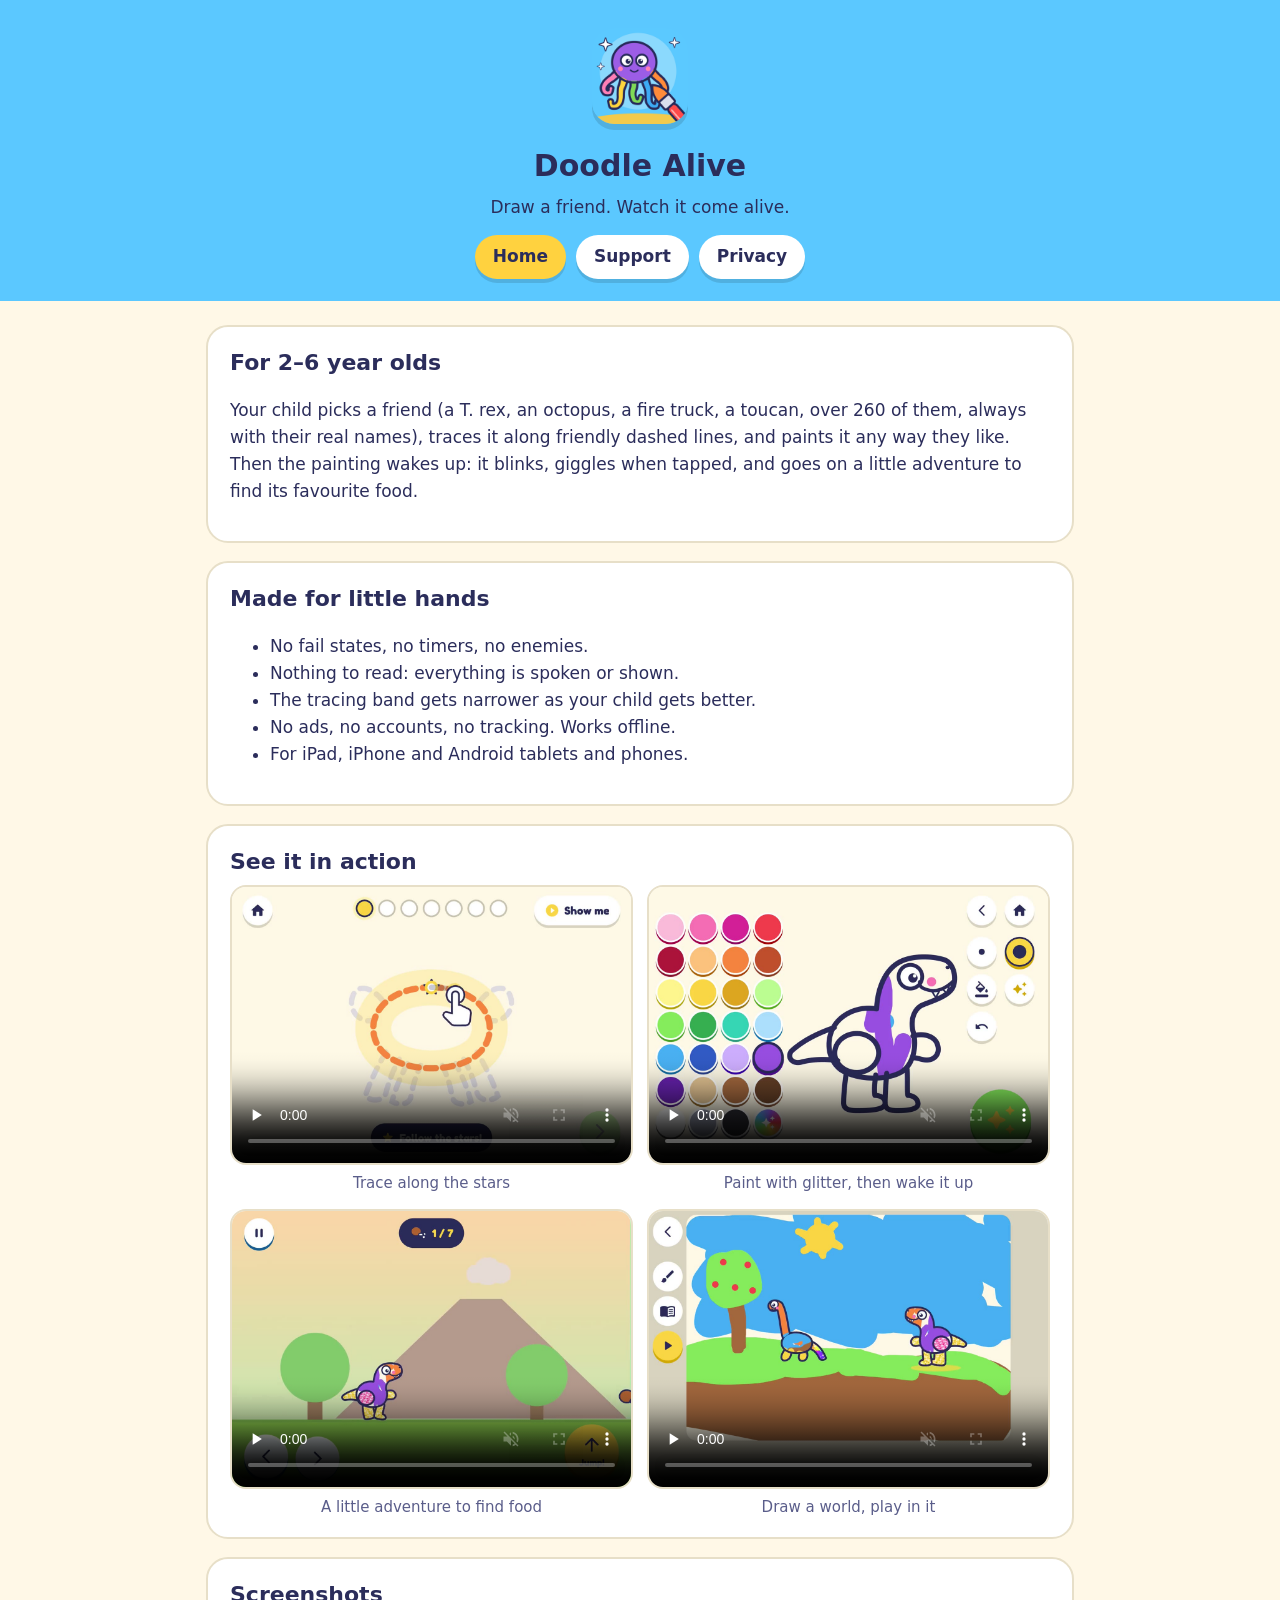
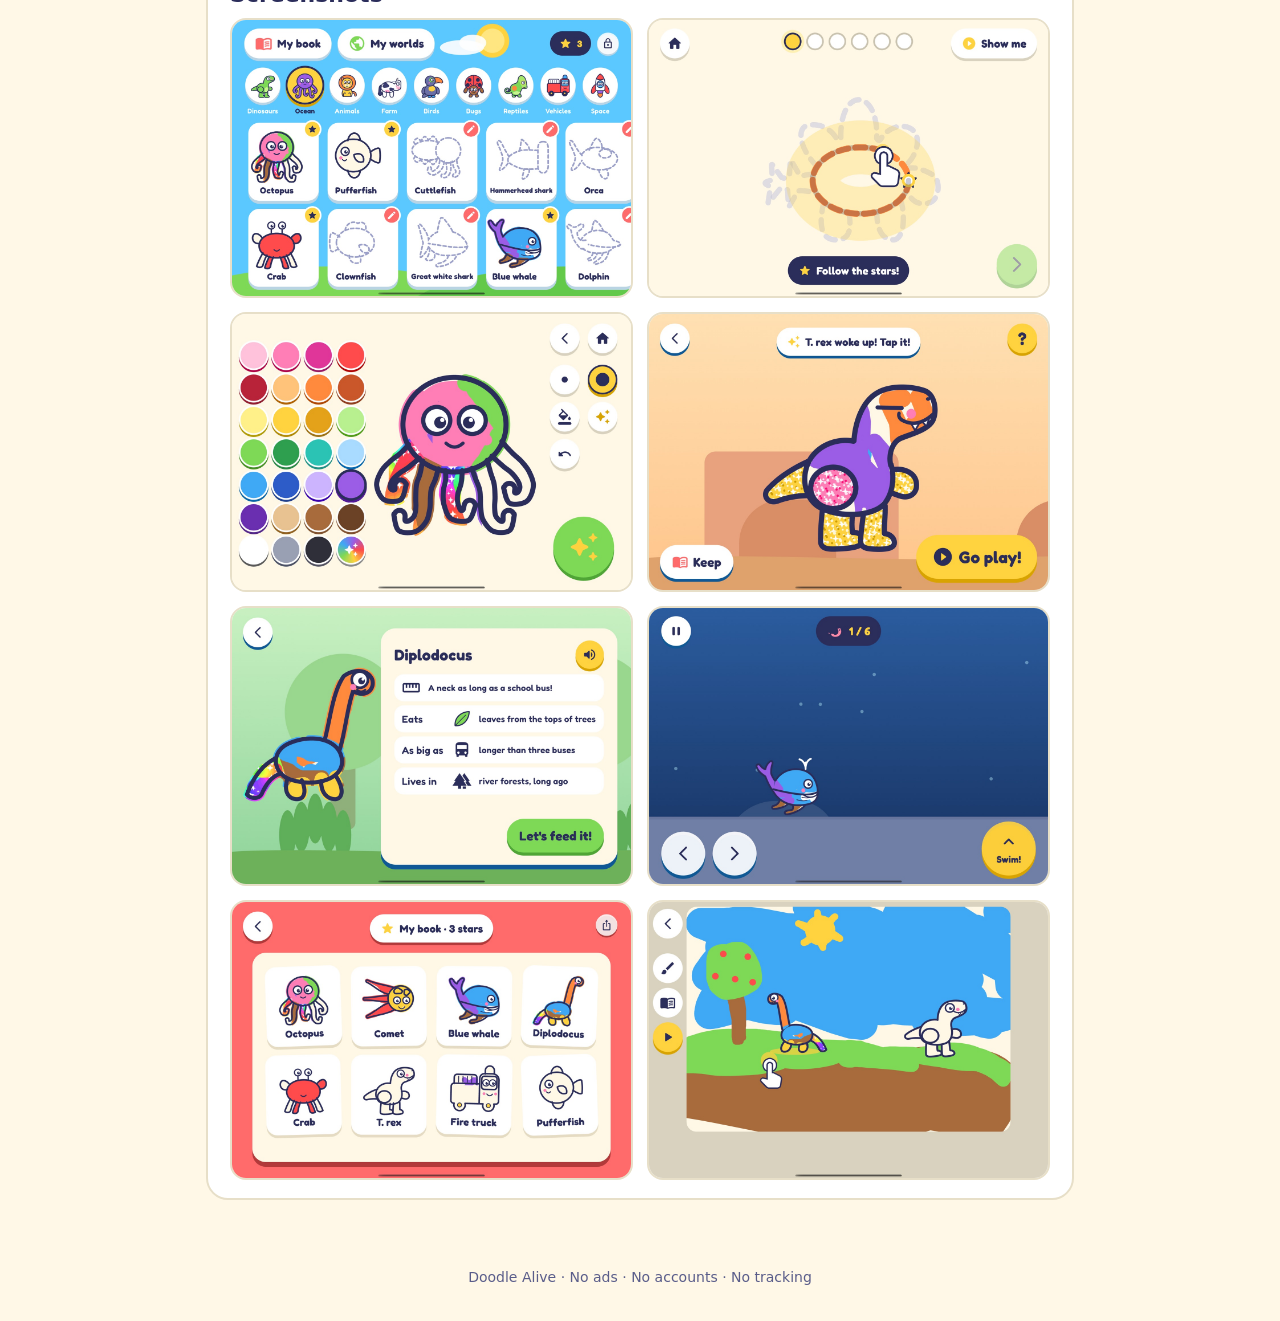
<file: index.html>
<!doctype html>
<html lang="en">
<head>
<meta charset="utf-8">
<meta name="viewport" content="width=device-width, initial-scale=1">
<title>Doodle Alive</title>
<meta name="description" content="A drawing game for 2–6 year olds: trace a real animal, dinosaur or vehicle, paint it, and watch it come alive.">
<link rel="icon" href="icon.png">
<link rel="stylesheet" href="style.css?v=2">
</head>
<body>
<header>
  <img src="icon.png" alt="Doodle Alive app icon">
  <h1>Doodle Alive</h1>
  <p>Draw a friend. Watch it come alive.</p>
  <nav>
    <a href="./" aria-current="page">Home</a>
    <a href="support.html">Support</a>
    <a href="privacy.html">Privacy</a>
  </nav>
</header>
<main>
  <section>
    <h2>For 2–6 year olds</h2>
    <p>Your child picks a friend (a T. rex, an octopus, a fire truck, a toucan, over 260 of
    them, always with their real names), traces it along friendly dashed lines, and paints it
    any way they like. Then the painting wakes up: it blinks, giggles when tapped, and goes
    on a little adventure to find its favourite food.</p>
  </section>
  <section>
    <h2>Made for little hands</h2>
    <ul>
      <li>No fail states, no timers, no enemies.</li>
      <li>Nothing to read: everything is spoken or shown.</li>
      <li>The tracing band gets narrower as your child gets better.</li>
      <li>No ads, no accounts, no tracking. Works offline.</li>
      <li>For iPad, iPhone and Android tablets and phones.</li>
    </ul>
  </section>
  <section>
    <h2>See it in action</h2>
    <div class="videos">
      <figure><video src="media/trace.mp4" poster="media/trace-poster.jpg" controls muted loop playsinline preload="none"></video><figcaption>Trace along the stars</figcaption></figure>
      <figure><video src="media/paint.mp4" poster="media/paint-poster.jpg" controls muted loop playsinline preload="none"></video><figcaption>Paint with glitter, then wake it up</figcaption></figure>
      <figure><video src="media/play.mp4" poster="media/play-poster.jpg" controls muted loop playsinline preload="none"></video><figcaption>A little adventure to find food</figcaption></figure>
      <figure><video src="media/world.mp4" poster="media/world-poster.jpg" controls muted loop playsinline preload="none"></video><figcaption>Draw a world, play in it</figcaption></figure>
    </div>
  </section>
  <section>
    <h2>Screenshots</h2>
    <div class="shots">
      <a href="media/home.jpg"><img src="media/home.jpg" alt="Choosing a friend: worlds of dinosaurs, ocean, animals, farm, birds, bugs, reptiles, vehicles and space" loading="lazy"></a>
      <a href="media/trace.jpg"><img src="media/trace.jpg" alt="Tracing a crab along a dashed line, with a helping hand" loading="lazy"></a>
      <a href="media/paint.jpg"><img src="media/paint.jpg" alt="Painting an octopus with 27 colours, glitter and a fill bucket" loading="lazy"></a>
      <a href="media/alive_trex.jpg"><img src="media/alive_trex.jpg" alt="A glittery painted T. rex wakes up" loading="lazy"></a>
      <a href="media/fact.jpg"><img src="media/fact.jpg" alt="Fact card: Diplodocus, a neck as long as a school bus" loading="lazy"></a>
      <a href="media/play.jpg"><img src="media/play.jpg" alt="A blue whale swimming to collect food" loading="lazy"></a>
      <a href="media/book.jpg"><img src="media/book.jpg" alt="The sticker book of finished friends" loading="lazy"></a>
      <a href="media/world.jpg"><img src="media/world.jpg" alt="A drawn world with a T. rex and a Diplodocus" loading="lazy"></a>
    </div>
  </section>
</main>
<footer>Doodle Alive · No ads · No accounts · No tracking</footer>
</body>
</html>
</file>
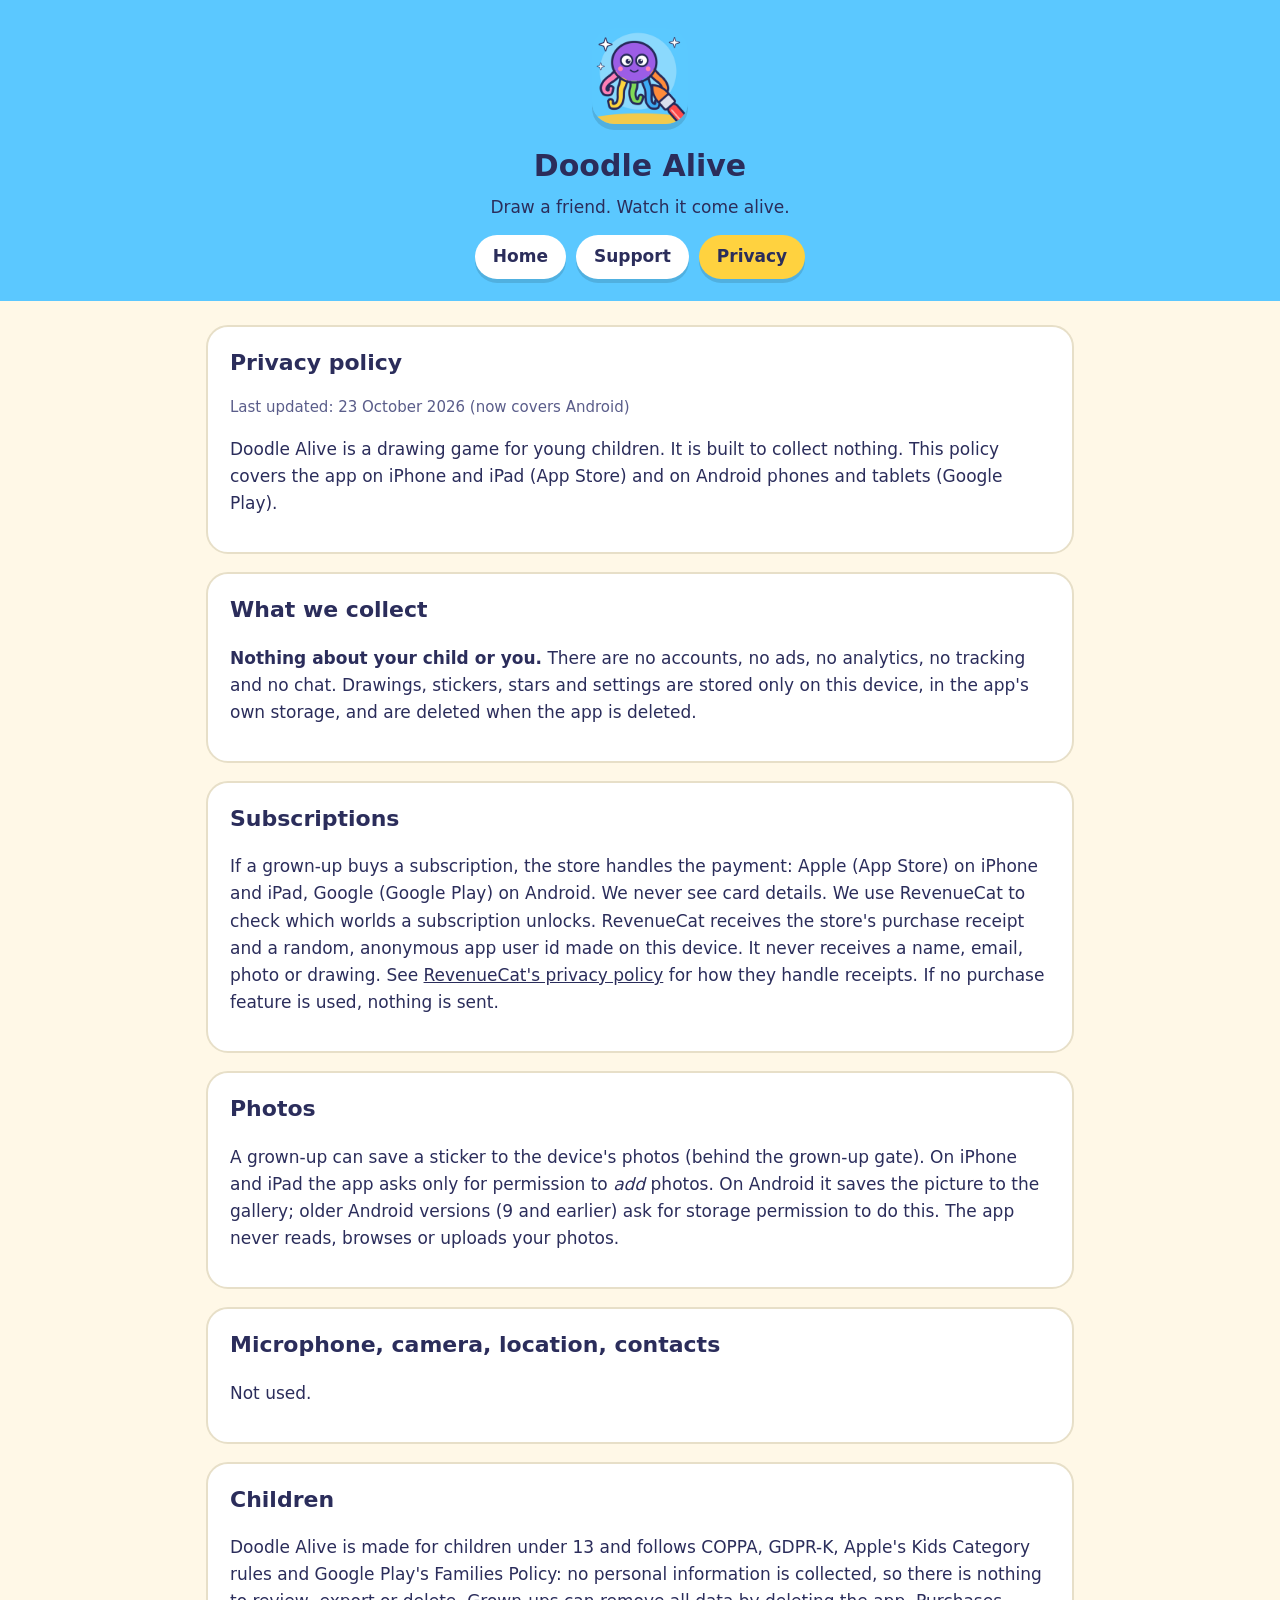
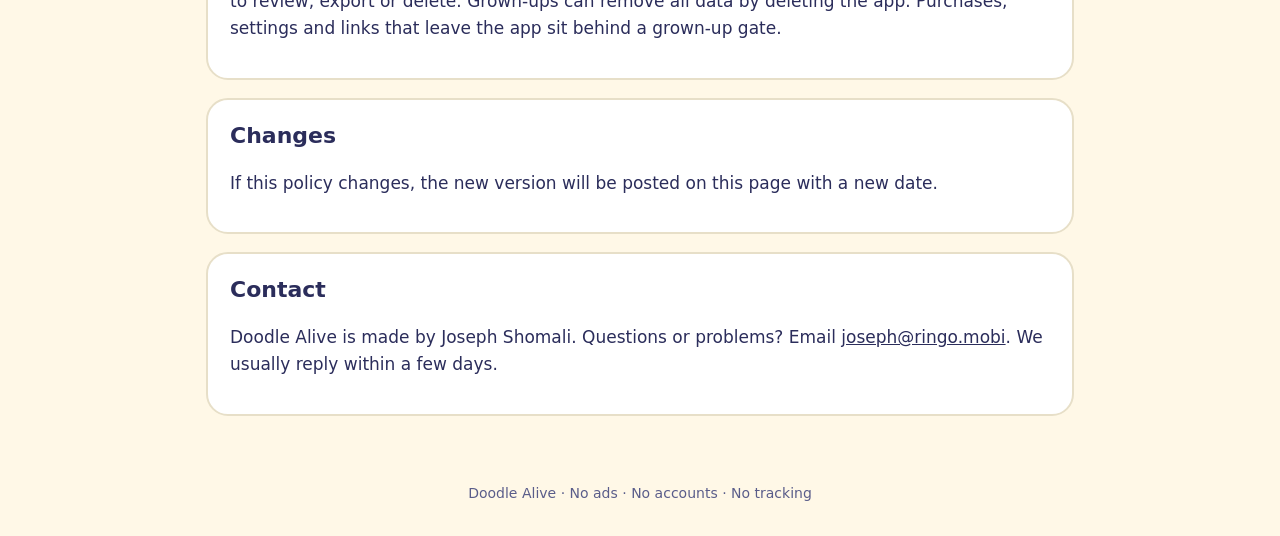
<file: privacy.html>
<!doctype html>
<html lang="en">
<head>
<meta charset="utf-8">
<meta name="viewport" content="width=device-width, initial-scale=1">
<title>Doodle Alive Privacy Policy</title>
<meta name="description" content="Doodle Alive collects nothing about your child or you.">
<link rel="icon" href="icon.png">
<link rel="stylesheet" href="style.css?v=2">
</head>
<body>
<header>
  <img src="icon.png" alt="Doodle Alive app icon">
  <h1>Doodle Alive</h1>
  <p>Draw a friend. Watch it come alive.</p>
  <nav>
    <a href="./">Home</a>
    <a href="support.html">Support</a>
    <a href="privacy.html" aria-current="page">Privacy</a>
  </nav>
</header>
<main>
  <section>
    <h2>Privacy policy</h2>
    <p class="muted">Last updated: 23 October 2026 (now covers Android)</p>
    <p>Doodle Alive is a drawing game for young children. It is built to collect nothing.
    This policy covers the app on iPhone and iPad (App Store) and on Android phones and
    tablets (Google Play).</p>
  </section>

  <section>
    <h2>What we collect</h2>
    <p><strong>Nothing about your child or you.</strong> There are no accounts, no ads, no
    analytics, no tracking and no chat. Drawings, stickers, stars and settings are stored only
    on this device, in the app's own storage, and are deleted when the app is deleted.</p>
  </section>

  <section>
    <h2>Subscriptions</h2>
    <p>If a grown-up buys a subscription, the store handles the payment: Apple (App Store)
    on iPhone and iPad, Google (Google Play) on Android. We never see card details. We use
    RevenueCat to check which worlds a subscription unlocks. RevenueCat receives the store's
    purchase receipt and a random, anonymous app user id made on this device. It never
    receives a name, email, photo or drawing. See
    <a href="https://www.revenuecat.com/privacy">RevenueCat's privacy policy</a> for how they
    handle receipts. If no purchase feature is used, nothing is sent.</p>
  </section>

  <section>
    <h2>Photos</h2>
    <p>A grown-up can save a sticker to the device's photos (behind the grown-up gate). On
    iPhone and iPad the app asks only for permission to <em>add</em> photos. On Android it
    saves the picture to the gallery; older Android versions (9 and earlier) ask for storage
    permission to do this. The app never reads, browses or uploads your photos.</p>
  </section>

  <section>
    <h2>Microphone, camera, location, contacts</h2>
    <p>Not used.</p>
  </section>

  <section>
    <h2>Children</h2>
    <p>Doodle Alive is made for children under 13 and follows COPPA, GDPR-K, Apple's Kids
    Category rules and Google Play's Families Policy: no personal
    information is collected, so there is nothing to review, export or delete. Grown-ups can
    remove all data by deleting the app. Purchases, settings and links that leave the app sit
    behind a grown-up gate.</p>
  </section>

  <section>
    <h2>Changes</h2>
    <p>If this policy changes, the new version will be posted on this page with a new date.</p>
  </section>

  <section>
    <h2>Contact</h2>
    <p>Doodle Alive is made by Joseph Shomali. Questions or problems? Email <a href="mailto:joseph@ringo.mobi">joseph@ringo.mobi</a>. We usually reply within a few days.</p>
  </section>
</main>
<footer>Doodle Alive · No ads · No accounts · No tracking</footer>
</body>
</html>
</file>
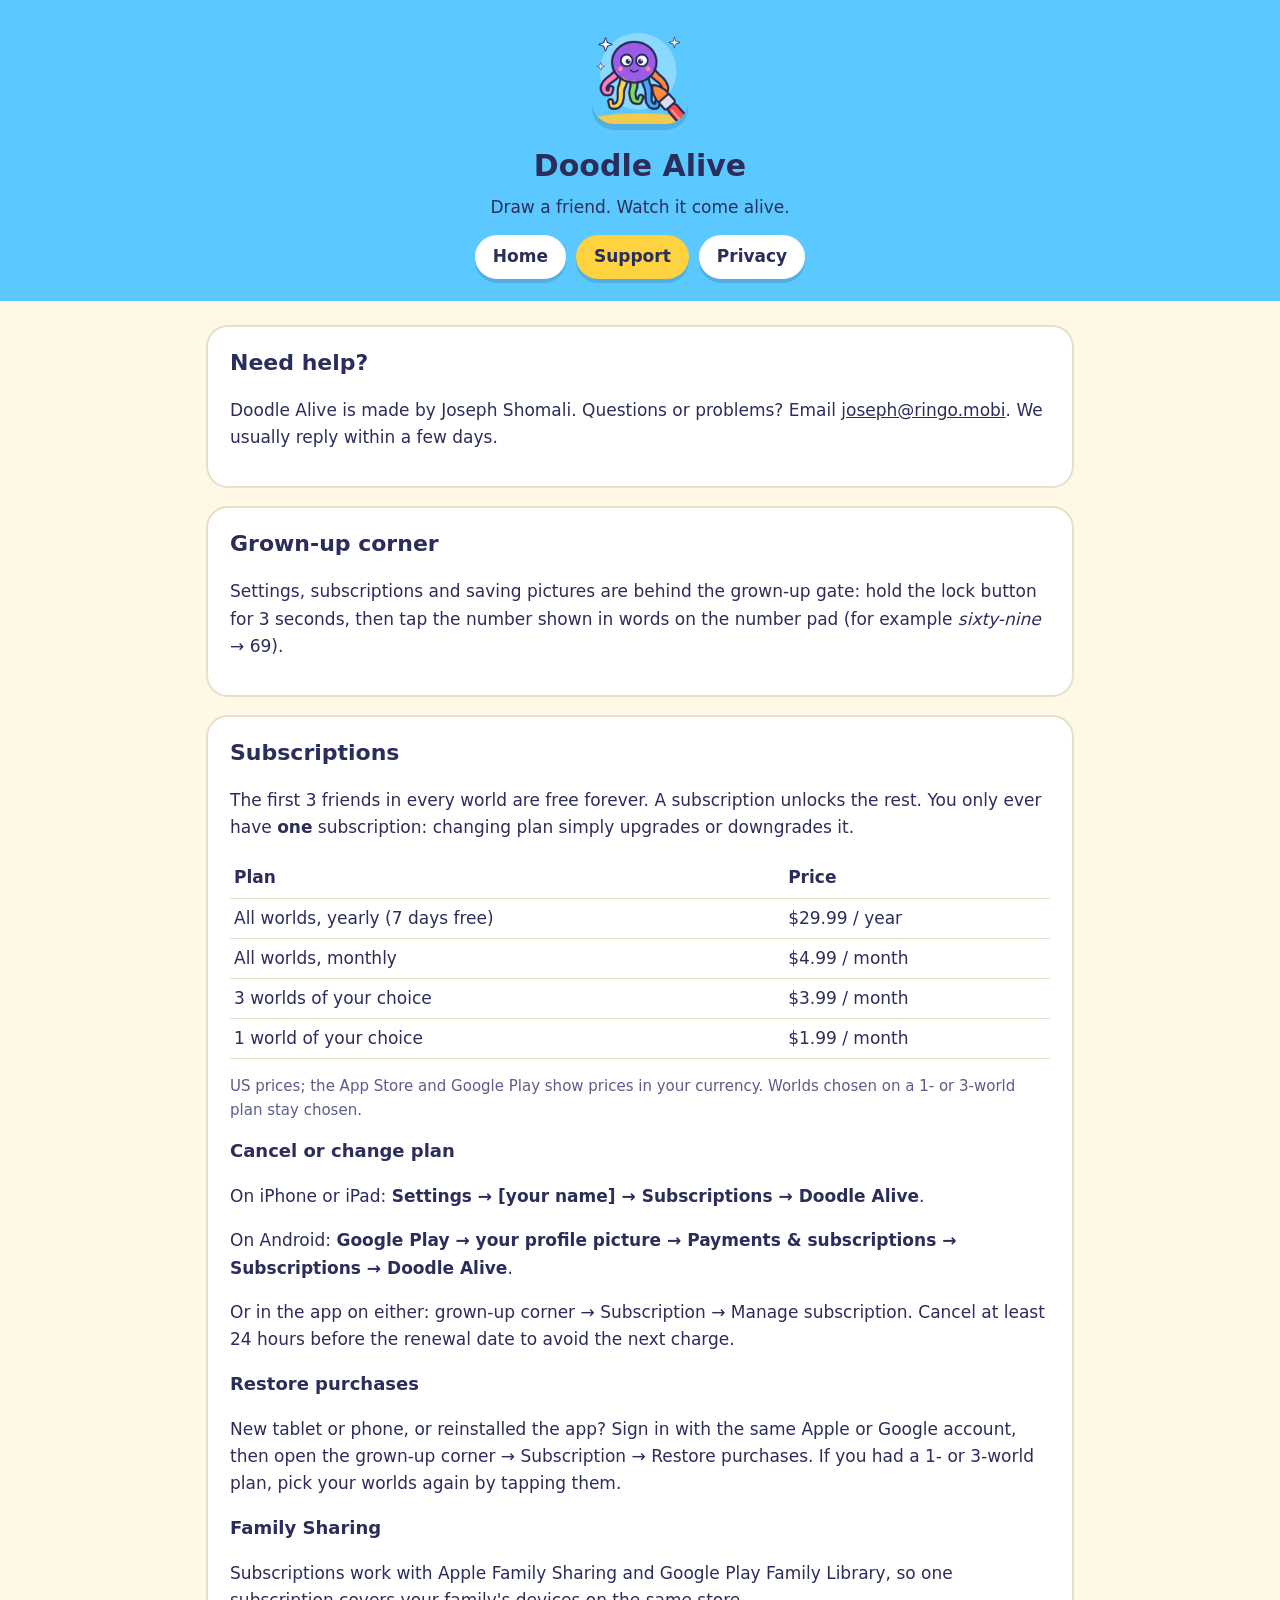
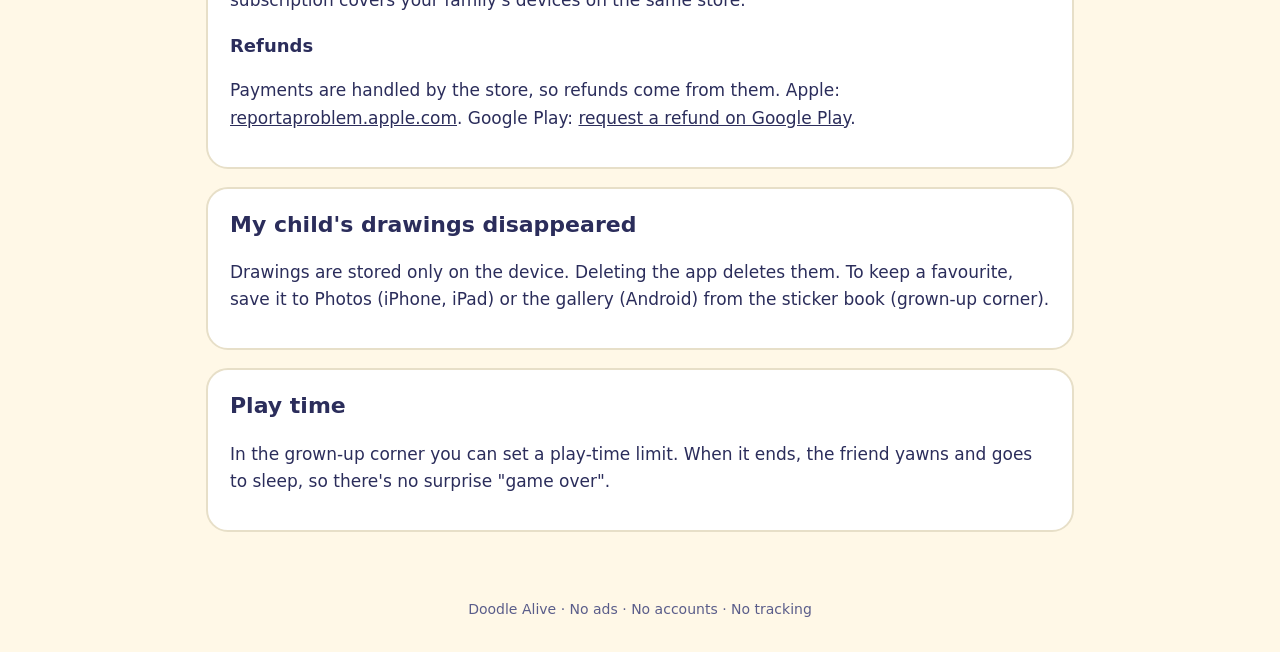
<file: support.html>
<!doctype html>
<html lang="en">
<head>
<meta charset="utf-8">
<meta name="viewport" content="width=device-width, initial-scale=1">
<title>Doodle Alive Support</title>
<meta name="description" content="Help with Doodle Alive: subscriptions, cancelling, restoring purchases and more.">
<link rel="icon" href="icon.png">
<link rel="stylesheet" href="style.css?v=2">
</head>
<body>
<header>
  <img src="icon.png" alt="Doodle Alive app icon">
  <h1>Doodle Alive</h1>
  <p>Draw a friend. Watch it come alive.</p>
  <nav>
    <a href="./">Home</a>
    <a href="support.html" aria-current="page">Support</a>
    <a href="privacy.html">Privacy</a>
  </nav>
</header>
<main>
  <section>
    <h2>Need help?</h2>
    <p>Doodle Alive is made by Joseph Shomali. Questions or problems? Email <a href="mailto:joseph@ringo.mobi">joseph@ringo.mobi</a>. We usually reply within a few days.</p>
  </section>

  <section>
    <h2>Grown-up corner</h2>
    <p>Settings, subscriptions and saving pictures are behind the grown-up gate: hold the
    lock button for 3 seconds, then tap the number shown in words on the number pad (for example
    <em>sixty-nine</em> → 69).</p>
  </section>

  <section>
    <h2>Subscriptions</h2>
    <p>The first 3 friends in every world are free forever. A subscription unlocks the rest.
    You only ever have <strong>one</strong> subscription: changing plan simply upgrades or
    downgrades it.</p>
    <table>
      <tr><th>Plan</th><th>Price</th></tr>
      <tr><td>All worlds, yearly (7 days free)</td><td>$29.99 / year</td></tr>
      <tr><td>All worlds, monthly</td><td>$4.99 / month</td></tr>
      <tr><td>3 worlds of your choice</td><td>$3.99 / month</td></tr>
      <tr><td>1 world of your choice</td><td>$1.99 / month</td></tr>
    </table>
    <p class="muted">US prices; the App Store and Google Play show prices in your currency. Worlds chosen on a
    1- or 3-world plan stay chosen.</p>

    <h3>Cancel or change plan</h3>
    <p>On iPhone or iPad: <strong>Settings → [your name] → Subscriptions → Doodle Alive</strong>.</p>
    <p>On Android: <strong>Google Play → your profile picture → Payments &amp; subscriptions →
    Subscriptions → Doodle Alive</strong>.</p>
    <p>Or in the app on either: grown-up corner → Subscription → Manage subscription. Cancel at
    least 24 hours before the renewal date to avoid the next charge.</p>

    <h3>Restore purchases</h3>
    <p>New tablet or phone, or reinstalled the app? Sign in with the same Apple or Google account,
    then open the grown-up corner → Subscription → Restore purchases. If you had a 1- or 3-world plan, pick your worlds again by tapping them.</p>

    <h3>Family Sharing</h3>
    <p>Subscriptions work with Apple Family Sharing and Google Play Family Library, so one
    subscription covers your family's devices on the same store.</p>

    <h3>Refunds</h3>
    <p>Payments are handled by the store, so refunds come from them. Apple:
    <a href="https://reportaproblem.apple.com">reportaproblem.apple.com</a>. Google Play:
    <a href="https://support.google.com/googleplay/answer/2479637">request a refund on Google Play</a>.</p>
  </section>

  <section>
    <h2>My child's drawings disappeared</h2>
    <p>Drawings are stored only on the device. Deleting the app deletes them. To keep a
    favourite, save it to Photos (iPhone, iPad) or the gallery (Android) from the sticker book
    (grown-up corner).</p>
  </section>

  <section>
    <h2>Play time</h2>
    <p>In the grown-up corner you can set a play-time limit. When it ends, the friend yawns
    and goes to sleep, so there's no surprise "game over".</p>
  </section>
</main>
<footer>Doodle Alive · No ads · No accounts · No tracking</footer>
</body>
</html>
</file>
<file: style.css>
:root {
  --ink: #2b2d5b;
  --ink-soft: #5a5d8a;
  --cream: #fff8e7;
  --sky: #5bc8ff;
  --sun: #ffd23f;
  --go: #7ed957;
  --card: #ffffff;
  --line: #e7dfc8;
}
@media (prefers-color-scheme: dark) {
  :root {
    --ink: #f2f0ff;
    --ink-soft: #b8bcd9;
    --cream: #1e2044;
    --card: #2b2d5b;
    --line: #3d3f72;
  }
}
* { box-sizing: border-box; }
body {
  margin: 0;
  background: var(--cream);
  color: var(--ink);
  font: 17px/1.6 "Fredoka", system-ui, -apple-system, "Segoe UI", sans-serif;
}
header {
  background: var(--sky);
  color: #2b2d5b;
  padding: 28px 16px 22px;
  text-align: center;
}
header img { width: 96px; height: 96px; border-radius: 22px; box-shadow: 0 6px 0 rgba(0,0,0,.12); }
header h1 { margin: 10px 0 0; font-size: 30px; }
header p { margin: 4px 0 0; }
nav { display: flex; gap: 10px; justify-content: center; flex-wrap: wrap; margin-top: 14px; }
nav a {
  background: #fff; color: #2b2d5b; text-decoration: none; font-weight: 600;
  padding: 8px 18px; border-radius: 999px; box-shadow: 0 4px 0 rgba(0,0,0,.12);
}
nav a[aria-current="page"] { background: var(--sun); }
main { max-width: 760px; margin: 0 auto; padding: 24px 16px 48px; }
section {
  background: var(--card); border: 2px solid var(--line); border-radius: 22px;
  padding: 18px 22px; margin: 0 0 18px;
}
h2 { margin: 0 0 6px; font-size: 22px; }
h3 { margin: 14px 0 4px; font-size: 18px; }
p, li { color: var(--ink); }
.muted { color: var(--ink-soft); font-size: 15px; }
a { color: inherit; }
table { width: 100%; border-collapse: collapse; }
td, th { text-align: left; padding: 6px 4px; border-bottom: 1px solid var(--line); }
footer { text-align: center; color: var(--ink-soft); font-size: 14px; padding: 0 16px 32px; }

.videos, .shots { display: grid; gap: 14px; grid-template-columns: repeat(2, minmax(0, 1fr)); }
@media (max-width: 560px) { .videos, .shots { grid-template-columns: 1fr; } }
figure { margin: 0; }
video, .shots img {
  width: 100%; display: block; border-radius: 16px; border: 2px solid var(--line);
  aspect-ratio: 1180 / 820; object-fit: cover; background: #fff;
}
figcaption { font-size: 15px; color: var(--ink-soft); margin-top: 6px; text-align: center; }
main { max-width: 900px; }
</file>
